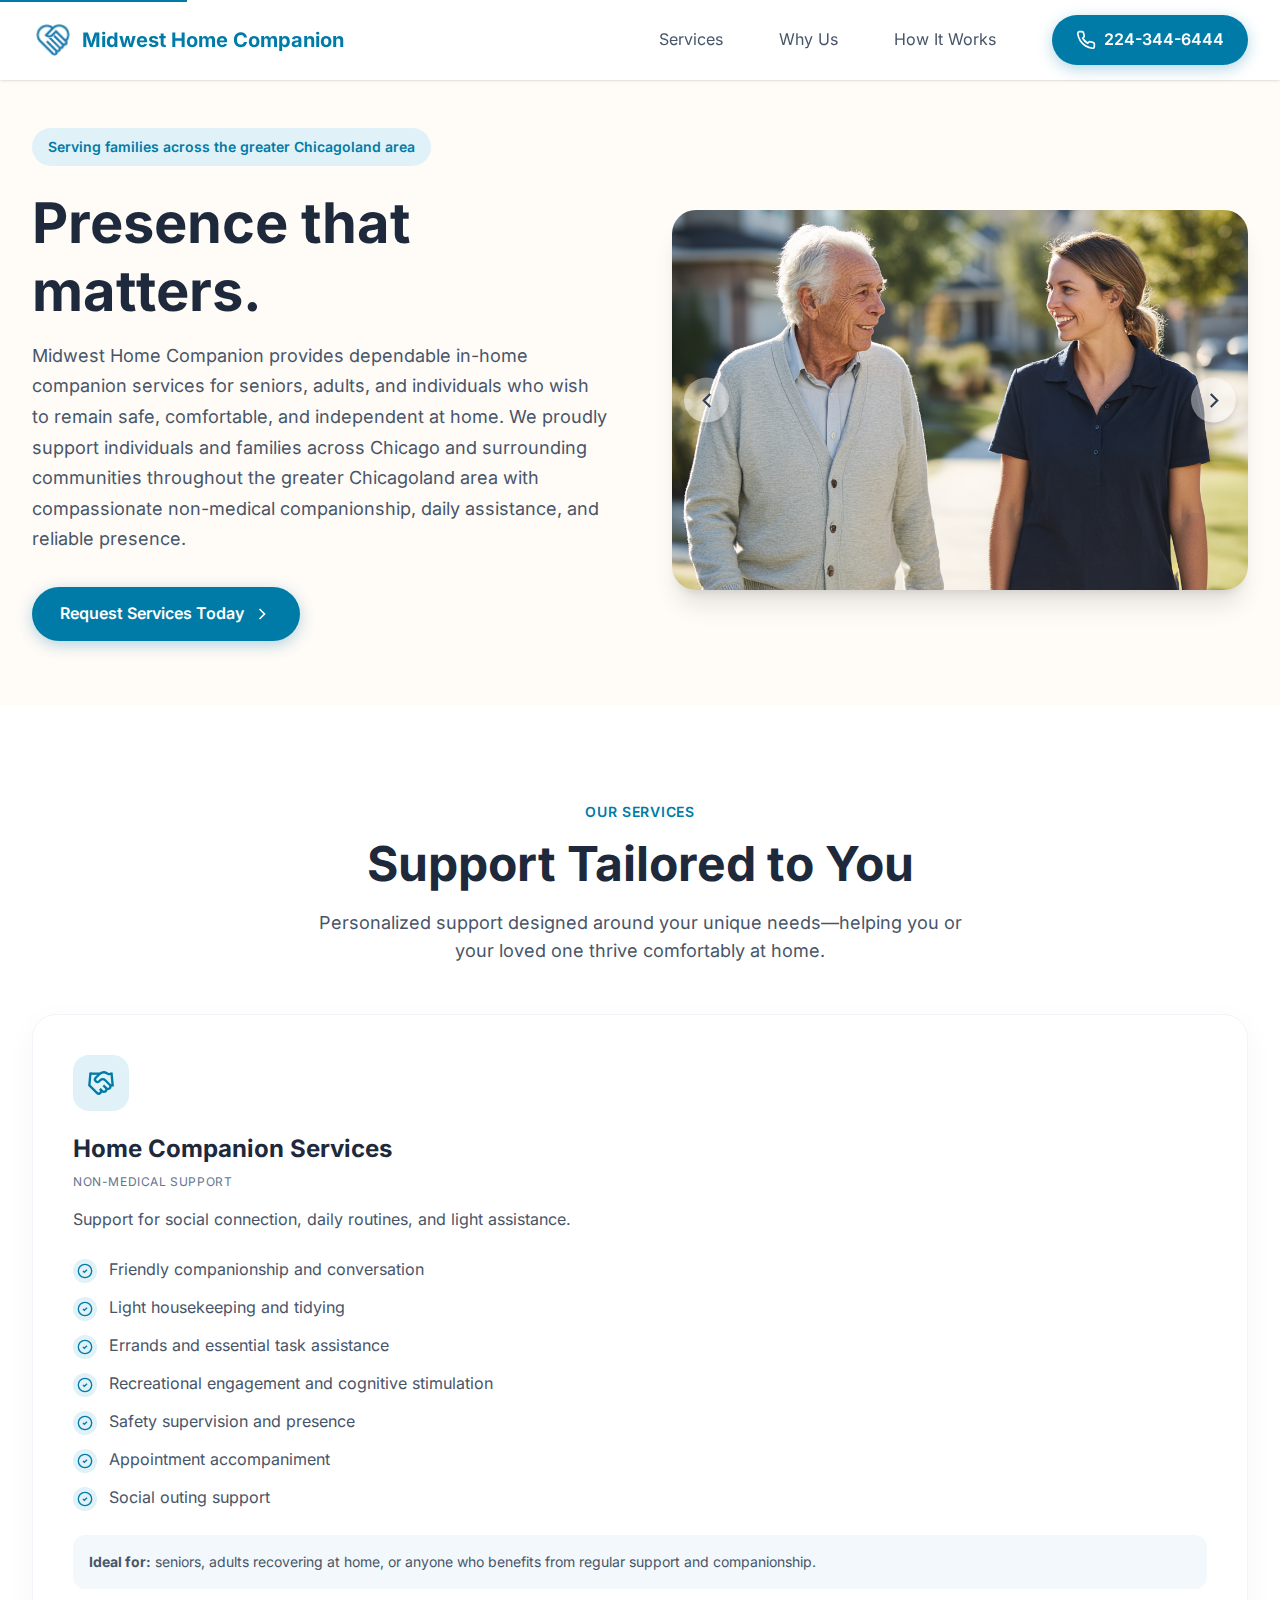
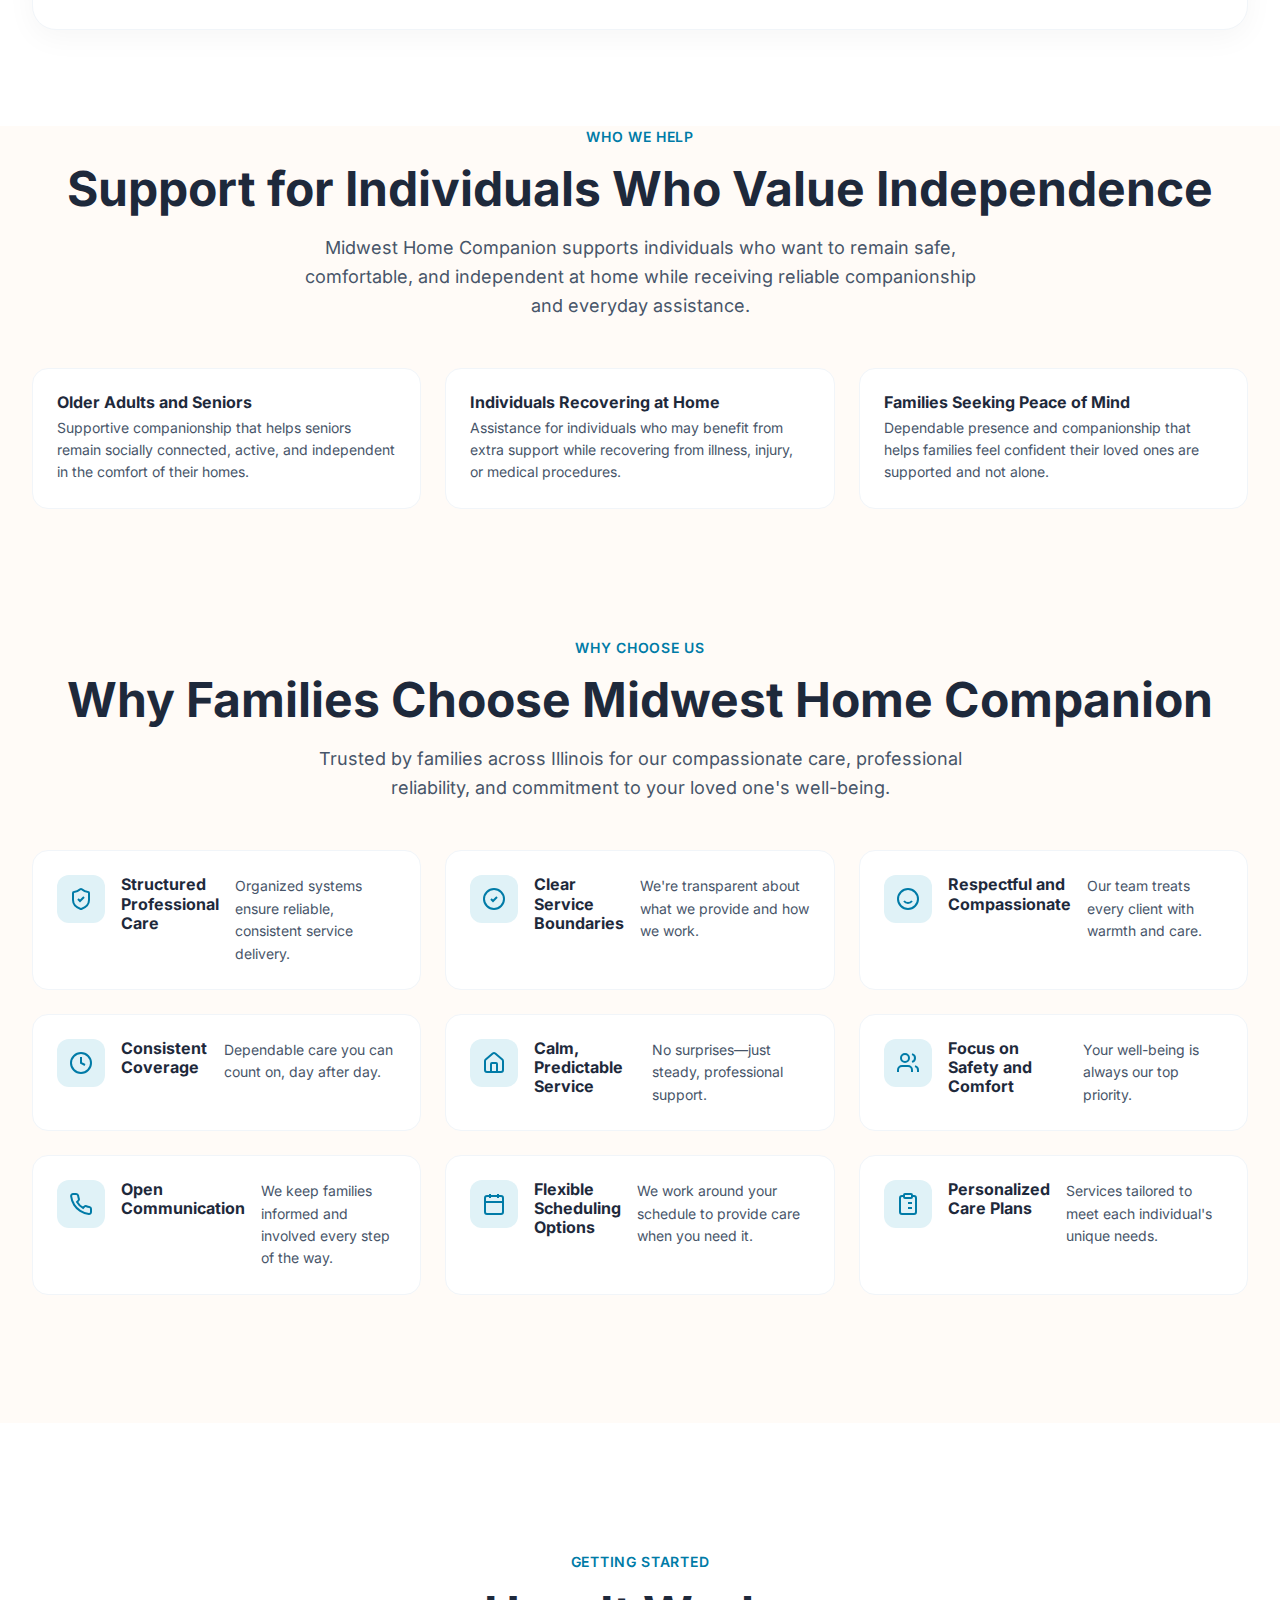
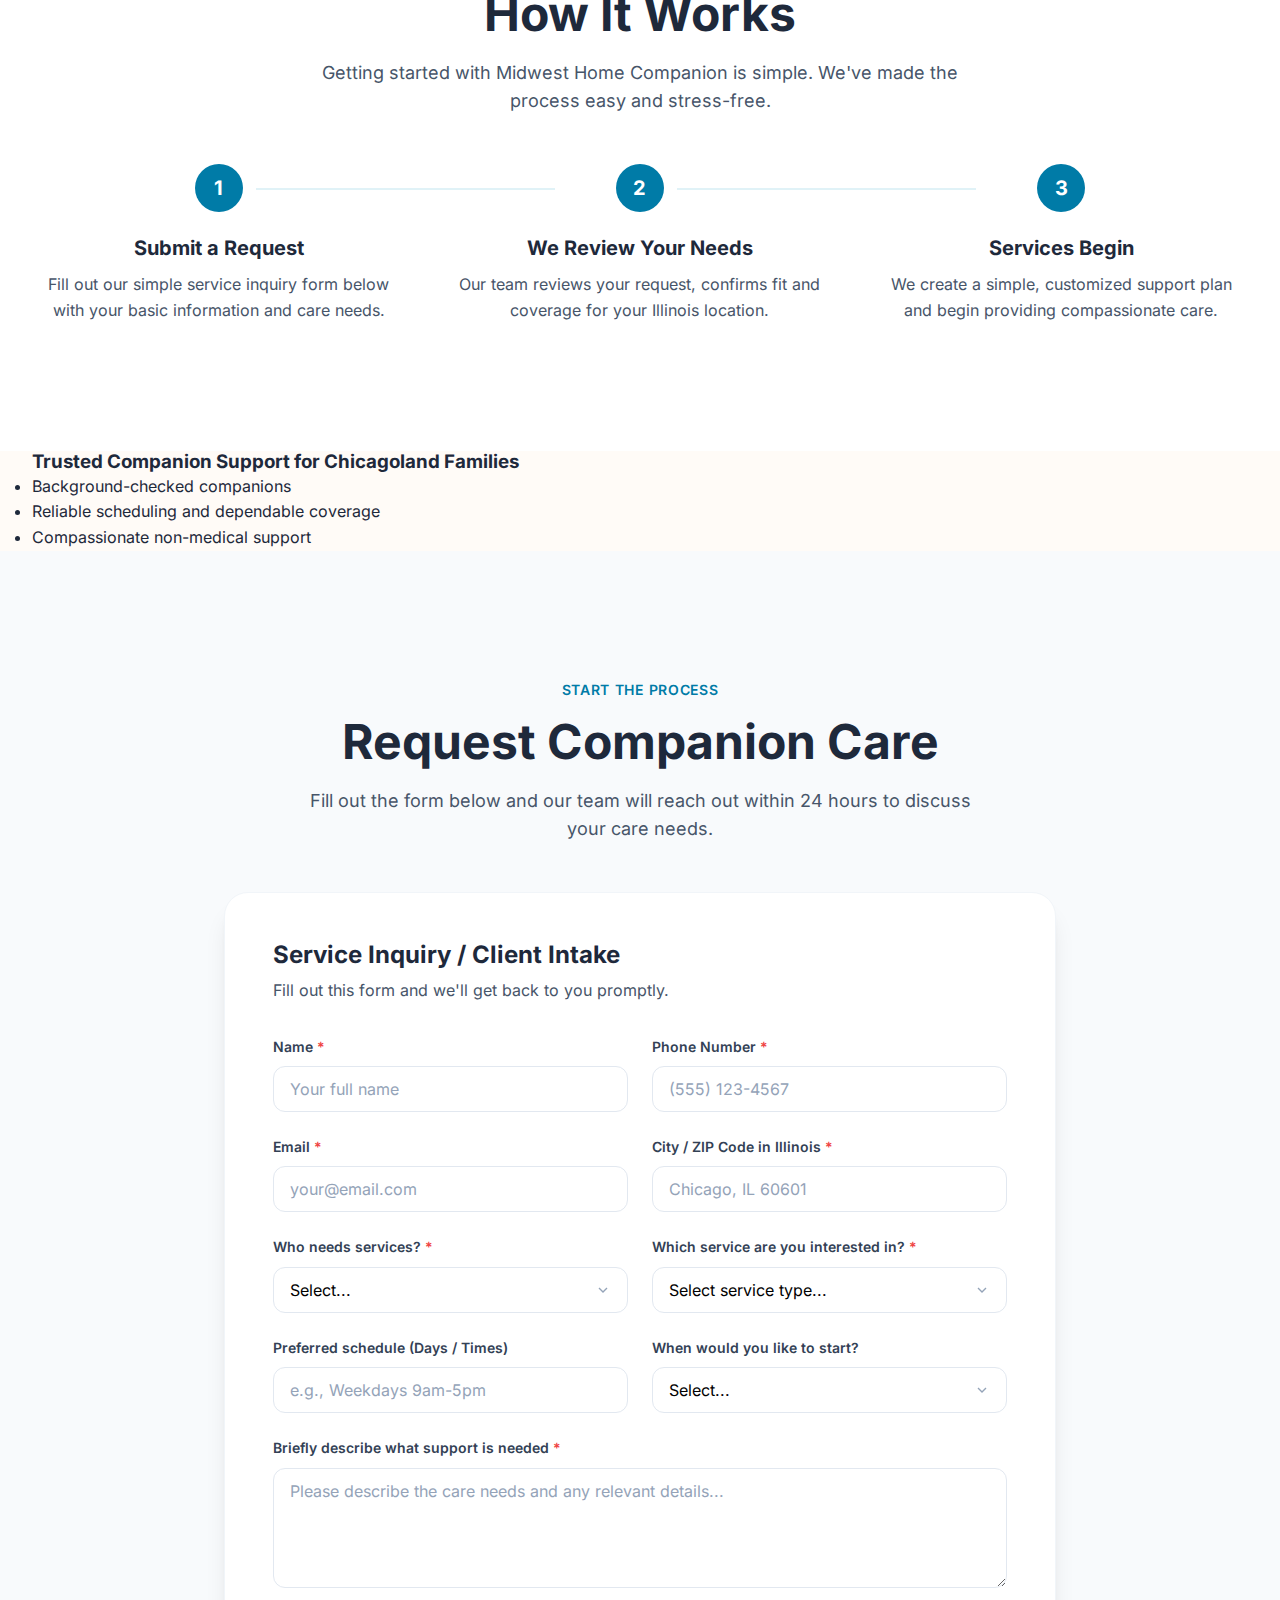
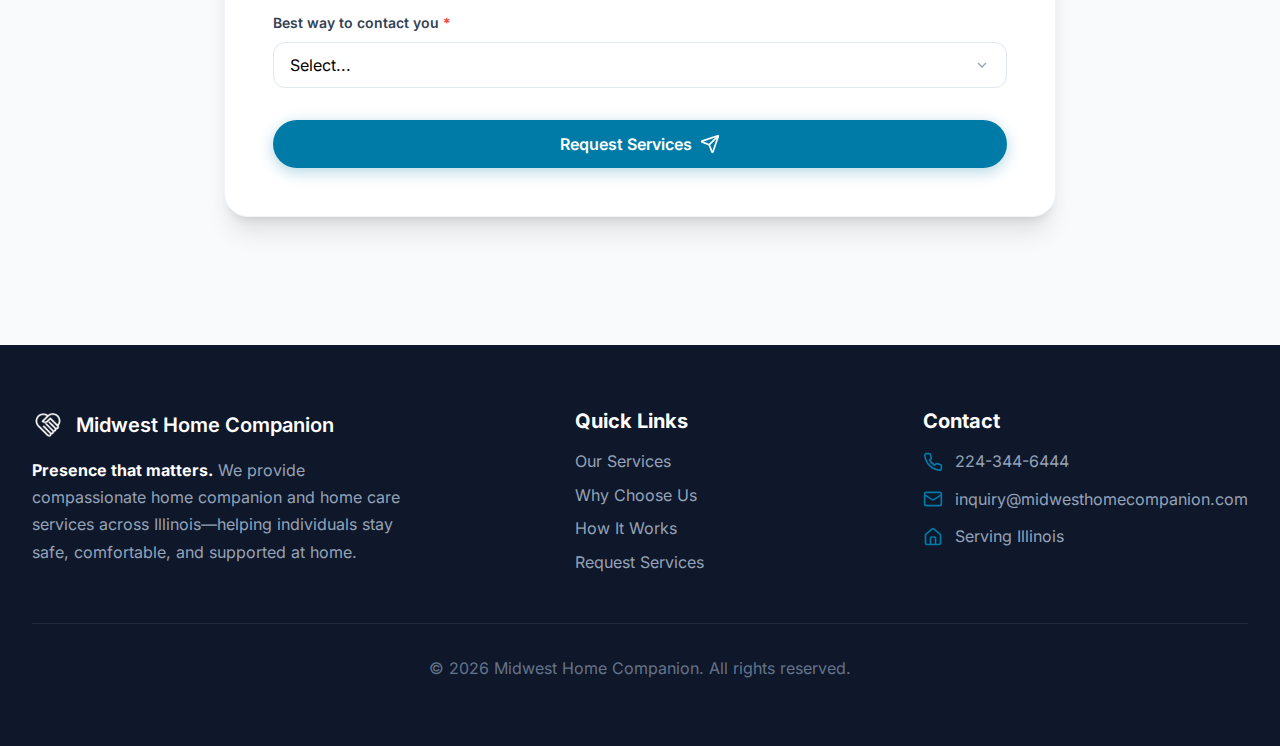
<file: index.html>
<!DOCTYPE html>
<html lang="en">
<head>
  <meta charset="UTF-8">
  <meta name="viewport" content="width=device-width, initial-scale=1.0">
<meta name="description" content="Midwest Home Companion provides dependable in-home companion services for seniors and adults across the greater Chicagoland area. Compassionate non-medical support that helps individuals remain safe, comfortable, and independent at home.">
  <meta name="keywords" content="home care, home companion, elderly care, senior care, Illinois, Chicago, caregiver, in-home support">
  <meta name="author" content="Midwest Home Companion">
  <meta name="robots" content="index, follow">
  
  <!-- Open Graph -->
  <meta property="og:title" content="Midwest Home Companion - Presence That Matters">
  <meta property="og:description" content="Compassionate home companion and home care services across Illinois. Helping individuals stay safe, comfortable, and supported at home.">
  <meta property="og:type" content="website">
  <meta property="og:url" content="https://midwesthomecompanion.com/">
  <meta property="og:locale" content="en_US">

  <meta name="geo.region" content="US-IL">
  <meta name="geo.placename" content="Chicago">
  
  <!-- Twitter Card -->
  <meta name="twitter:card" content="summary_large_image">
  <meta name="twitter:title" content="Midwest Home Companion - Presence That Matters">
  <meta name="twitter:description" content="Compassionate home companion and home care services across Illinois.">
  
  <!-- Theme -->
  <meta name="theme-color" content="#007BA7">
  <meta name="msapplication-TileColor" content="#007BA7">
  
  <!-- Favicon -->
  <link rel="icon" type="image/x-icon" href="./favicon.ico">
  <link rel="canonical" href="https://midwesthomecompanion.com/">
  
  <!-- Styles -->
  <link rel="stylesheet" href="./assets/css/styles.css">
  <title>Companion Care in Chicago | Midwest Home Companion</title>
<script type="application/ld+json">
{
 "@context": "https://schema.org",
 "@type": "HomeHealthCareService",
 "name": "Midwest Home Companion",
 "url": "https://midwesthomecompanion.com",
 "telephone": "+1-224-344-6444",
 "areaServed": {
   "@type": "Place",
   "name": "Chicago, Illinois"
 },
 "description": "Midwest Home Companion provides in-home companion services and non-medical support for seniors, adults and individuals throughout the greater Chicagoland area.",
 "serviceType": "Companion Care"
}
</script>
</head>
<body>
  <!-- Skip Link for Accessibility -->
  <a href="#main-content" class="skip-link">Skip to main content</a>

  <!-- Header -->
  <header class="header" role="banner">
    <div class="container header-content">
      <a href="./" class="logo" aria-label="Midwest Home Companion - Home">
        <img src="./assets/images/logo-teal.png" alt="" class="logo-icon" width="32" height="32">
        <span class="logo-text">Midwest Home Companion</span>
      </a>
      
      <nav class="nav" role="navigation" aria-label="Main navigation">
        <ul class="nav-list">
          <li><a href="#services" class="nav-link">Services</a></li>
          <li><a href="#why-us" class="nav-link">Why Us</a></li>
          <li><a href="#how-it-works" class="nav-link">How It Works</a></li>
        </ul>
        <a href="tel:2243446444" class="btn btn-primary nav-cta">
          <svg class="icon" width="20" height="20" viewBox="0 0 24 24" fill="none" stroke="currentColor" stroke-width="2" aria-hidden="true">
            <path d="M22 16.92v3a2 2 0 0 1-2.18 2 19.79 19.79 0 0 1-8.63-3.07 19.5 19.5 0 0 1-6-6 19.79 19.79 0 0 1-3.07-8.67A2 2 0 0 1 4.11 2h3a2 2 0 0 1 2 1.72 12.84 12.84 0 0 0 .7 2.81 2 2 0 0 1-.45 2.11L8.09 9.91a16 16 0 0 0 6 6l1.27-1.27a2 2 0 0 1 2.11-.45 12.84 12.84 0 0 0 2.81.7A2 2 0 0 1 22 16.92z"/>
          </svg>
          <span>224-344-6444</span>
        </a>
      </nav>
      
      <!-- Mobile Menu Button -->
      <a href="tel:2243446444" class="mobile-cta btn btn-primary">Call Now</a>
    </div>
  </header>

  <!-- Main Content -->
  <main id="main-content">
    
    <!-- Hero Section -->
    <section class="hero" aria-labelledby="hero-heading">
      <div class="container hero-content">
        <div class="hero-text">
          <span class="badge">Serving families across the greater Chicagoland area</span>
          <h1 id="hero-heading" class="hero-title">Presence that matters.</h1>
            <p class="hero-description">
            Midwest Home Companion provides dependable in-home companion services for seniors, adults, and individuals who wish to remain safe, comfortable, and independent at home. We proudly support individuals and families across Chicago and surrounding communities throughout the greater Chicagoland area with compassionate non-medical companionship, daily assistance, and reliable presence.
            </p>
          <a href="#inquiry-form" class="btn btn-primary btn-lg">
            Request Services Today
            <svg class="icon" width="20" height="20" viewBox="0 0 24 24" fill="none" stroke="currentColor" stroke-width="2" aria-hidden="true">
              <path d="m9 18 6-6-6-6"/>
            </svg>
          </a>
        </div>
        <div class="hero-image">
        <div class="photo-carousel" aria-label="Photo carousel">
        <div class="carousel" data-carousel>
          <div class="carousel-track" data-carousel-track tabindex="0">
            <div class="carousel-slide">
              <img src="./assets/images/carousel-1.png" alt="Companion walking with client"loading="lazy">
            </div>
            <div class="carousel-slide">
              <img src="./assets/images/carousel-2.png" alt="Companion helping client with technology" loading="lazy">
            </div>
            <div class="carousel-slide">
              <img src="./assets/images/carousel-3.png" alt="Companion reassuring client" loading="lazy">
            </div>
            <div class="carousel-slide">
              <img src="./assets/images/carousel-4.png" alt="Companion providing assistance" loading="lazy">
            </div>
            <div class="carousel-slide">
              <img src="./assets/images/carousel-5.png" alt="Companion engaging with client" loading="lazy">
            </div>
            </div>
          <button class="carousel-btn prev" aria-label="Previous" data-carousel-prev> 
            <svg viewBox="0 0 24 24" width="26" height="26" fill="none" stroke="currentColor" stroke-width="2">
              <path d="M15 18l-6-6 6-6"/>
            </svg>
          </button>

          <button class="carousel-btn next" aria-label="Next" data-carousel-next>
            <svg viewBox="0 0 24 24" width="26" height="26" fill="none" stroke="currentColor" stroke-width="2">
              <path d="M9 18l6-6-6-6"/>
            </svg>
          </button>
</div>
    <div class="carousel-dots" aria-label="Carousel navigation" data-carousel-dots></div>
  </div>
</section>

        </div>
      </div>
    </section>

    <!-- Services Section -->
    <section id="services" class="services" aria-labelledby="services-heading">
      <div class="container">
        <header class="section-header">
          <span class="section-label">Our Services</span>
          <h2 id="services-heading" class="section-title">Support Tailored to You</h2>
          <p class="section-description">
            Personalized support designed around your unique needs—helping you or your loved one thrive comfortably at home.
          </p>
        </header>

        <div>
          <!-- Home Companion Services -->
          <article class="service-card">
            <div class="service-icon service-icon-teal">
              <svg width="28" height="28" viewBox="0 0 24 24" fill="none" stroke="currentColor" stroke-width="2" aria-hidden="true">
                <path d="m11 17 2 2a1 1 0 1 0 3-3"/>
                <path d="m14 14 2.5 2.5a1 1 0 1 0 3-3l-3.88-3.88a3 3 0 0 0-4.24 0l-.88.88a1 1 0 1 1-3-3l2.81-2.81a5.79 5.79 0 0 1 7.06-.87l.47.28a2 2 0 0 0 1.42.25L21 4"/>
                <path d="m21 3 1 11h-2"/>
                <path d="M3 3 2 14l6.5 6.5a1 1 0 1 0 3-3"/>
                <path d="M3 4h8"/>
              </svg>
            </div>
            <h3 class="service-title">Home Companion Services</h3>
            <p class="service-subtitle">Non-Medical Support</p>
            <p class="service-description">Support for social connection, daily routines, and light assistance.</p>
            
            <ul class="service-features">
              <li>Friendly companionship and conversation</li>
              <li>Light housekeeping and tidying</li>
              <li>Errands and essential task assistance</li>
              <li>Recreational engagement and cognitive stimulation</li>
              <li>Safety supervision and presence</li>
              <li>Appointment accompaniment</li>
              <li>Social outing support</li>
            </ul>
            
            <div class="service-ideal">
              <strong>Ideal for:</strong> seniors, adults recovering at home, or anyone who benefits from regular support and companionship.
            </div>
          </article>
        </div>
      </div>
    </section>

    <section class="who-we-help" aria-labelledby="who-we-help-heading">
  <div class="container">
    
    <header class="section-header">
      <span class="section-label">Who We Help</span>
      <h2 id="who-we-help-heading" class="section-title">
        Support for Individuals Who Value Independence
      </h2>
      <p class="section-description">
        Midwest Home Companion supports individuals who want to remain safe,
        comfortable, and independent at home while receiving reliable
        companionship and everyday assistance.
      </p>
    </header>

    <div class="features-grid">
      
      <div class="feature-card">
        <div>
          <h4 class="feature-title">Older Adults and Seniors</h4>
          <p class="feature-description">
            Supportive companionship that helps seniors remain socially
            connected, active, and independent in the comfort of their homes.
          </p>
        </div>
      </div>

      <div class="feature-card">
        <div>
          <h4 class="feature-title">Individuals Recovering at Home</h4>
          <p class="feature-description">
            Assistance for individuals who may benefit from extra support
            while recovering from illness, injury, or medical procedures.
          </p>
        </div>
      </div>

      <div class="feature-card">
        <div>
          <h4 class="feature-title">Families Seeking Peace of Mind</h4>
          <p class="feature-description">
            Dependable presence and companionship that helps families feel
            confident their loved ones are supported and not alone.
          </p>
        </div>
      </div>

    </div>
  </div>
</section>

    <!-- Why Us Section -->
    <section id="why-us" class="why-us" aria-labelledby="why-us-heading">
      <div class="container">
        <header class="section-header">
          <span class="section-label">Why Choose Us</span>
          <h2 id="why-us-heading" class="section-title">Why Families Choose Midwest Home Companion</h2>
          <p class="section-description">
            Trusted by families across Illinois for our compassionate care, professional reliability, and commitment to your loved one's well-being.
          </p>
        </header>

        <div class="features-grid">
          <div class="feature-card">
            <div class="feature-icon">
              <svg width="24" height="24" viewBox="0 0 24 24" fill="none" stroke="currentColor" stroke-width="2" aria-hidden="true">
                <path d="M20 13c0 5-3.5 7.5-7.66 8.95a1 1 0 0 1-.67-.01C7.5 20.5 4 18 4 13V6a1 1 0 0 1 1-1c2 0 4.5-1.2 6.24-2.72a1.17 1.17 0 0 1 1.52 0C14.51 3.81 17 5 19 5a1 1 0 0 1 1 1z"/>
                <path d="m9 12 2 2 4-4"/>
              </svg>
            </div>
            <h4 class="feature-title">Structured Professional Care</h4>
            <p class="feature-description">Organized systems ensure reliable, consistent service delivery.</p>
          </div>

          <div class="feature-card">
            <div class="feature-icon">
              <svg width="24" height="24" viewBox="0 0 24 24" fill="none" stroke="currentColor" stroke-width="2" aria-hidden="true">
                <circle cx="12" cy="12" r="10"/>
                <path d="m9 12 2 2 4-4"/>
              </svg>
            </div>
            <h4 class="feature-title">Clear Service Boundaries</h4>
            <p class="feature-description">We're transparent about what we provide and how we work.</p>
          </div>

          <div class="feature-card">
            <div class="feature-icon">
              <svg width="24" height="24" viewBox="0 0 24 24" fill="none" stroke="currentColor" stroke-width="2" aria-hidden="true">
                <circle cx="12" cy="12" r="10"/>
                <path d="M8 14s1.5 2 4 2 4-2 4-2"/>
                <line x1="9" x2="9.01" y1="9" y2="9"/>
                <line x1="15" x2="15.01" y1="9" y2="9"/>
              </svg>
            </div>
            <h4 class="feature-title">Respectful and Compassionate</h4>
            <p class="feature-description">Our team treats every client with warmth and care.</p>
          </div>

          <div class="feature-card">
            <div class="feature-icon">
              <svg width="24" height="24" viewBox="0 0 24 24" fill="none" stroke="currentColor" stroke-width="2" aria-hidden="true">
                <circle cx="12" cy="12" r="10"/>
                <polyline points="12 6 12 12 16 14"/>
              </svg>
            </div>
            <h4 class="feature-title">Consistent Coverage</h4>
            <p class="feature-description">Dependable care you can count on, day after day.</p>
          </div>

          <div class="feature-card">
            <div class="feature-icon">
              <svg width="24" height="24" viewBox="0 0 24 24" fill="none" stroke="currentColor" stroke-width="2" aria-hidden="true">
                <path d="M15 21v-8a1 1 0 0 0-1-1h-4a1 1 0 0 0-1 1v8"/>
                <path d="M3 10a2 2 0 0 1 .709-1.528l7-5.999a2 2 0 0 1 2.582 0l7 5.999A2 2 0 0 1 21 10v9a2 2 0 0 1-2 2H5a2 2 0 0 1-2-2z"/>
              </svg>
            </div>
            <h4 class="feature-title">Calm, Predictable Service</h4>
            <p class="feature-description">No surprises—just steady, professional support.</p>
          </div>

          <div class="feature-card">
            <div class="feature-icon">
              <svg width="24" height="24" viewBox="0 0 24 24" fill="none" stroke="currentColor" stroke-width="2" aria-hidden="true">
                <path d="M16 21v-2a4 4 0 0 0-4-4H6a4 4 0 0 0-4 4v2"/>
                <circle cx="9" cy="7" r="4"/>
                <path d="M22 21v-2a4 4 0 0 0-3-3.87"/>
                <path d="M16 3.13a4 4 0 0 1 0 7.75"/>
              </svg>
            </div>
            <h4 class="feature-title">Focus on Safety and Comfort</h4>
            <p class="feature-description">Your well-being is always our top priority.</p>
          </div>

          <div class="feature-card">
            <div class="feature-icon">
              <svg width="24" height="24" viewBox="0 0 24 24" fill="none" stroke="currentColor" stroke-width="2" aria-hidden="true">
                <path d="M22 16.92v3a2 2 0 0 1-2.18 2 19.79 19.79 0 0 1-8.63-3.07 19.5 19.5 0 0 1-6-6 19.79 19.79 0 0 1-3.07-8.67A2 2 0 0 1 4.11 2h3a2 2 0 0 1 2 1.72 12.84 12.84 0 0 0 .7 2.81 2 2 0 0 1-.45 2.11L8.09 9.91a16 16 0 0 0 6 6l1.27-1.27a2 2 0 0 1 2.11-.45 12.84 12.84 0 0 0 2.81.7A2 2 0 0 1 22 16.92z"/>
              </svg>
            </div>
            <h4 class="feature-title">Open Communication</h4>
            <p class="feature-description">We keep families informed and involved every step of the way.</p>
          </div>

          <div class="feature-card">
            <div class="feature-icon">
              <svg width="24" height="24" viewBox="0 0 24 24" fill="none" stroke="currentColor" stroke-width="2" aria-hidden="true">
                <path d="M8 2v4"/>
                <path d="M16 2v4"/>
                <rect width="18" height="18" x="3" y="4" rx="2"/>
                <path d="M3 10h18"/>
              </svg>
            </div>
            <h4 class="feature-title">Flexible Scheduling Options</h4>
            <p class="feature-description">We work around your schedule to provide care when you need it.</p>
          </div>

          <div class="feature-card">
            <div class="feature-icon">
              <svg width="24" height="24" viewBox="0 0 24 24" fill="none" stroke="currentColor" stroke-width="2" aria-hidden="true">
                <rect width="8" height="4" x="8" y="2" rx="1" ry="1"/>
                <path d="M16 4h2a2 2 0 0 1 2 2v14a2 2 0 0 1-2 2H6a2 2 0 0 1-2-2V6a2 2 0 0 1 2-2h2"/>
                <path d="M12 11h4"/>
                <path d="M12 16h4"/>
                <path d="M8 11h.01"/>
                <path d="M8 16h.01"/>
              </svg>
            </div>
            <h4 class="feature-title">Personalized Care Plans</h4>
            <p class="feature-description">Services tailored to meet each individual's unique needs.</p>
          </div>
        </div>
      </div>
    </section>

    <!-- How It Works Section -->
    <section id="how-it-works" class="how-it-works" aria-labelledby="how-it-works-heading">
      <div class="container">
        <header class="section-header">
          <span class="section-label">Getting Started</span>
          <h2 id="how-it-works-heading" class="section-title">How It Works</h2>
          <p class="section-description">
            Getting started with Midwest Home Companion is simple. We've made the process easy and stress-free.
          </p>
        </header>

        <div class="steps-grid">
          <div class="step">
            <div class="step-number">1</div>
            <h3 class="step-title">Submit a Request</h3>
            <p class="step-description">Fill out our simple service inquiry form below with your basic information and care needs.</p>
          </div>

          <div class="step">
            <div class="step-number">2</div>
            <h3 class="step-title">We Review Your Needs</h3>
            <p class="step-description">Our team reviews your request, confirms fit and coverage for your Illinois location.</p>
          </div>

          <div class="step">
            <div class="step-number">3</div>
            <h3 class="step-title">Services Begin</h3>
            <p class="step-description">We create a simple, customized support plan and begin providing compassionate care.</p>
          </div>
        </div>
      </div>
    </section>

    <section class="trust-section">
      <div class="container">
        <div class="trust-box">
          <h3>Trusted Companion Support for Chicagoland Families</h3>
          <ul class="trust-list">
            <li>Background-checked companions</li>
            <li>Reliable scheduling and dependable coverage</li>
            <li>Compassionate non-medical support</li>
          </ul>
        </div>
      </div>
    </section>

    <!-- Contact Form Section -->
    <section id="inquiry-form" class="contact-section" aria-labelledby="contact-heading">
      <div class="container container-narrow">
        <header class="section-header">
          <span class="section-label">Start the Process</span>
          <h2 id="contact-heading" class="section-title">Request Companion Care</h2>
          <p class="section-description">
            Fill out the form below and our team will reach out within 24 hours to discuss your care needs.
          </p>
        </header>

        <form 
          action="https://formspree.io/f/maqdewnr" 
          method="POST" 
          class="contact-form"
          id="service-inquiry-form"
        >
          <h3 class="form-title">Service Inquiry / Client Intake</h3>
          <p class="form-subtitle">Fill out this form and we'll get back to you promptly.</p>

          <div class="form-grid">
            <div class="form-group">
              <label for="name" class="form-label">Name <span class="required">*</span></label>
              <input type="text" id="name" name="name" required class="form-input" placeholder="Your full name">
            </div>

            <div class="form-group">
              <label for="phone" class="form-label">Phone Number <span class="required">*</span></label>
              <input type="tel" id="phone" name="phone" required class="form-input" placeholder="(555) 123-4567">
            </div>

            <div class="form-group">
              <label for="email" class="form-label">Email <span class="required">*</span></label>
              <input type="email" id="email" name="email" required class="form-input" placeholder="your@email.com">
            </div>

            <div class="form-group">
              <label for="location" class="form-label">City / ZIP Code in Illinois <span class="required">*</span></label>
              <input type="text" id="location" name="location" required class="form-input" placeholder="Chicago, IL 60601">
            </div>

            <div class="form-group">
              <label for="whoNeeds" class="form-label">Who needs services? <span class="required">*</span></label>
              <select id="whoNeeds" name="whoNeeds" required class="form-select">
                <option value="">Select...</option>
                <option value="self">Self</option>
                <option value="parent">Parent</option>
                <option value="relative">Relative</option>
                <option value="other">Other</option>
              </select>
            </div>

            <div class="form-group">
              <label for="serviceType" class="form-label">Which service are you interested in? <span class="required">*</span></label>
              <select id="serviceType" name="serviceType" required class="form-select">
                <option value="">Select service type...</option>
                <option value="companion">Home Companion</option>
                <option value="care">Home Care</option>
                <option value="not-sure">Not sure</option>
              </select>
            </div>

            <div class="form-group">
              <label for="schedule" class="form-label">Preferred schedule (Days / Times)</label>
              <input type="text" id="schedule" name="schedule" class="form-input" placeholder="e.g., Weekdays 9am-5pm">
            </div>

            <div class="form-group">
              <label for="startDate" class="form-label">When would you like to start?</label>
              <select id="startDate" name="startDate" class="form-select">
                <option value="">Select...</option>
                <option value="asap">ASAP</option>
                <option value="this-week">This week</option>
                <option value="next-week">Next week</option>
                <option value="flexible">Flexible</option>
              </select>
            </div>
          </div>

          <div class="form-group form-group-full">
            <label for="description" class="form-label">Briefly describe what support is needed <span class="required">*</span></label>
            <textarea id="description" name="description" required class="form-textarea" placeholder="Please describe the care needs and any relevant details..." rows="4"></textarea>
          </div>

          <div class="form-group form-group-full">
            <label for="contactMethod" class="form-label">Best way to contact you <span class="required">*</span></label>
            <select id="contactMethod" name="contactMethod" required class="form-select">
              <option value="">Select...</option>
              <option value="call">Call</option>
              <option value="email">Email</option>
            </select>
          </div>

          <button type="submit" class="btn btn-primary btn-lg btn-full">
            Request Services
            <svg class="icon" width="20" height="20" viewBox="0 0 24 24" fill="none" stroke="currentColor" stroke-width="2" aria-hidden="true">
              <path d="M14.536 21.686a.5.5 0 0 0 .937-.024l6.5-19a.496.496 0 0 0-.635-.635l-19 6.5a.5.5 0 0 0-.024.937l7.93 3.18a2 2 0 0 1 1.112 1.11z"/>
              <path d="m21.854 2.147-10.94 10.939"/>
            </svg>
          </button>
        </form>
      </div>
    </section>

  </main>

  <!-- Footer -->
  <footer class="footer" role="contentinfo">
    <div class="container">
      <div class="footer-grid">
        <!-- Column 1 -->
        <div class="footer-col">
          <div class="footer-logo">
            <img src="./assets/images/logo-white.png" alt="" class="footer-logo-icon" width="32" height="32">
            <span class="footer-logo-text">Midwest Home Companion</span>
          </div>
          <p class="footer-description">
            <strong>Presence that matters.</strong> We provide compassionate home companion and home care services across Illinois—helping individuals stay safe, comfortable, and supported at home.
          </p>
        </div>

        <!-- Column 2 -->
        <div class="footer-col footer-col-center">
          <div class="footer-col-inner">
            <h4 class="footer-heading">Quick Links</h4>
            <nav class="footer-nav" aria-label="Footer navigation">
              <a href="#services">Our Services</a>
              <a href="#why-us">Why Choose Us</a>
              <a href="#how-it-works">How It Works</a>
              <a href="#inquiry-form">Request Services</a>
            </nav>
          </div>
        </div>

        <!-- Column 3 -->
        <div class="footer-col footer-col-end">
          <div class="footer-col-inner">
            <h4 class="footer-heading">Contact</h4>
            <address class="footer-contact">
              <a href="tel:2243446444" class="footer-contact-item">
                <svg class="icon" width="20" height="20" viewBox="0 0 24 24" fill="none" stroke="currentColor" stroke-width="2" aria-hidden="true">
                  <path d="M22 16.92v3a2 2 0 0 1-2.18 2 19.79 19.79 0 0 1-8.63-3.07 19.5 19.5 0 0 1-6-6 19.79 19.79 0 0 1-3.07-8.67A2 2 0 0 1 4.11 2h3a2 2 0 0 1 2 1.72 12.84 12.84 0 0 0 .7 2.81 2 2 0 0 1-.45 2.11L8.09 9.91a16 16 0 0 0 6 6l1.27-1.27a2 2 0 0 1 2.11-.45 12.84 12.84 0 0 0 2.81.7A2 2 0 0 1 22 16.92z"/>
                </svg>
                <span>224-344-6444</span>
              </a>
              <a href="mailto:inquiry@midwesthomecompanion.com" class="footer-contact-item">
                <svg class="icon" width="20" height="20" viewBox="0 0 24 24" fill="none" stroke="currentColor" stroke-width="2" aria-hidden="true">
                  <rect width="20" height="16" x="2" y="4" rx="2"/>
                  <path d="m22 7-8.97 5.7a1.94 1.94 0 0 1-2.06 0L2 7"/>
                </svg>
                <span>inquiry@midwesthomecompanion.com</span>
              </a>
              <span class="footer-contact-item">
                <svg class="icon" width="20" height="20" viewBox="0 0 24 24" fill="none" stroke="currentColor" stroke-width="2" aria-hidden="true">
                  <path d="M15 21v-8a1 1 0 0 0-1-1h-4a1 1 0 0 0-1 1v8"/>
                  <path d="M3 10a2 2 0 0 1 .709-1.528l7-5.999a2 2 0 0 1 2.582 0l7 5.999A2 2 0 0 1 21 10v9a2 2 0 0 1-2 2H5a2 2 0 0 1-2-2z"/>
                </svg>
                <span>Serving Illinois</span>
              </span>
            </address>
          </div>
        </div>
      </div>

      <div class="footer-bottom">
        <p>&copy; 2026 Midwest Home Companion. All rights reserved.</p>
      </div>
    </div>
  </footer>

  <!-- Floating Call Button (Mobile) -->
  <a href="tel:2243446444" class="floating-cta" aria-label="Call Midwest Home Companion">
    <svg class="icon" width="20" height="20" viewBox="0 0 24 24" fill="none" stroke="currentColor" stroke-width="2" aria-hidden="true">
      <path d="M22 16.92v3a2 2 0 0 1-2.18 2 19.79 19.79 0 0 1-8.63-3.07 19.5 19.5 0 0 1-6-6 19.79 19.79 0 0 1-3.07-8.67A2 2 0 0 1 4.11 2h3a2 2 0 0 1 2 1.72 12.84 12.84 0 0 0 .7 2.81 2 2 0 0 1-.45 2.11L8.09 9.91a16 16 0 0 0 6 6l1.27-1.27a2 2 0 0 1 2.11-.45 12.84 12.84 0 0 0 2.81.7A2 2 0 0 1 22 16.92z"/>
    </svg>
    <span>Call Now</span>
  </a>

  <!-- Optional: Progressive Enhancement JS -->
  <script src="./assets/js/enhancements.js" defer></script>
</body>
</html>
</file>
<file: assets/css/styles.css>
/* ==========================================
   Midwest Home Companion - Static CSS
   Pure CSS - No JavaScript Required
   ========================================== */

/* ==========================================
   Self-Hosted Fonts
   ========================================== */

@font-face {
  font-family: 'Inter';
  src: url('../fonts/inter-400.woff2') format('woff2');
  font-weight: 400;
  font-style: normal;
  font-display: swap;
}

@font-face {
  font-family: 'Inter';
  src: url('../fonts/inter-600.woff2') format('woff2');
  font-weight: 600;
  font-style: normal;
  font-display: swap;
}

@font-face {
  font-family: 'Inter';
  src: url('../fonts/inter-700.woff2') format('woff2');
  font-weight: 700;
  font-style: normal;
  font-display: swap;
}
   
/* CSS Variables */
:root {
  --color-primary: #007BA7;
  --color-primary-hover: #006285;
  --color-primary-light: #e0f2f7;
  --color-green: #16a34a;
  --color-green-light: #dcfce7;
  --color-background: #fffbf7;
  --color-white: #ffffff;
  --color-slate-50: #f8fafc;
  --color-slate-100: #f1f5f9;
  --color-slate-200: #e2e8f0;
  --color-slate-400: #94a3b8;
  --color-slate-500: #64748b;
  --color-slate-600: #475569;
  --color-slate-700: #334155;
  --color-slate-800: #1e293b;
  --color-slate-900: #0f172a;
  --color-red: #ef4444;
  
  --font-sans: 'Inter', -apple-system, BlinkMacSystemFont, 'Segoe UI', Roboto, sans-serif;
  --font-serif: 'Inter', Georgia, 'Times New Roman', serif;
  
  --shadow-sm: 0 1px 2px 0 rgb(0 0 0 / 0.05);
  --shadow: 0 1px 3px 0 rgb(0 0 0 / 0.1), 0 1px 2px -1px rgb(0 0 0 / 0.1);
  --shadow-md: 0 4px 6px -1px rgb(0 0 0 / 0.1), 0 2px 4px -2px rgb(0 0 0 / 0.1);
  --shadow-lg: 0 10px 15px -3px rgb(0 0 0 / 0.1), 0 4px 6px -4px rgb(0 0 0 / 0.1);
  --shadow-xl: 0 20px 25px -5px rgb(0 0 0 / 0.1), 0 8px 10px -6px rgb(0 0 0 / 0.1);
  
  --radius: 0.75rem;
  --radius-lg: 1.5rem;
  --radius-full: 9999px;
}

/* Reset & Base */
*, *::before, *::after {
  box-sizing: border-box;
  margin: 0;
  padding: 0;
}

html {
  scroll-behavior: smooth;
  -webkit-text-size-adjust: 100%;
}

body {
  font-family: var(--font-sans);
  font-size: 1rem;
  line-height: 1.6;
  color: var(--color-slate-800);
  background-color: var(--color-background);
  -webkit-font-smoothing: antialiased;
  -moz-osx-font-smoothing: grayscale;
}

h1, h2, h3, h4, h5, h6 {
  font-family: var(--font-serif);
  font-weight: 700;
  line-height: 1.2;
  color: var(--color-slate-800);
}

img {
  max-width: 100%;
  height: auto;
  display: block;
}

a {
  color: inherit;
  text-decoration: none;
}

/* Skip Link */
.skip-link {
  position: absolute;
  top: -40px;
  left: 0;
  background: var(--color-primary);
  color: white;
  padding: 8px 16px;
  z-index: 100;
  transition: top 0.3s;
}

.skip-link:focus {
  top: 0;
}

/* Container */
.container {
  width: 100%;
  max-width: 80rem;
  margin: 0 auto;
  padding: 0 1rem;
}

.container-narrow {
  max-width: 56rem;
}

@media (min-width: 640px) {
  .container {
    padding: 0 1.5rem;
  }
}

@media (min-width: 1024px) {
  .container {
    padding: 0 2rem;
  }
}

/* Buttons */
.btn {
  display: inline-flex;
  align-items: center;
  justify-content: center;
  gap: 0.5rem;
  font-family: var(--font-sans);
  font-weight: 600;
  font-size: 1rem;
  padding: 0.75rem 1.5rem;
  border-radius: var(--radius-full);
  border: none;
  cursor: pointer;
  transition: all 0.2s ease;
  text-decoration: none;
}

.btn-primary {
  background-color: var(--color-primary);
  color: white;
  box-shadow: 0 4px 15px rgba(0, 123, 167, 0.3);
}

.btn-primary:hover {
  background-color: var(--color-primary-hover);
  transform: translateY(-1px);
}

.btn-lg {
  padding: 0.875rem 1.75rem;
}

.btn-full {
  width: 100%;
}

.icon {
  flex-shrink: 0;
}

/* Badge */
.badge {
  display: inline-block;
  padding: 0.5rem 1rem;
  background-color: var(--color-primary-light);
  color: var(--color-primary);
  font-size: 0.875rem;
  font-weight: 600;
  border-radius: var(--radius-full);
}

/* ==========================================
   Header
   ========================================== */
.header {
  position: fixed;
  top: 0;
  left: 0;
  right: 0;
  z-index: 50;
  background-color: var(--color-white);
  box-shadow: var(--shadow);
}

.header-content {
  display: flex;
  align-items: center;
  justify-content: space-between;
  height: 5rem;
}

.logo {
  display: flex;
  align-items: center;
  gap: 0.5rem;
}

.logo-icon {
  width: 42px;
  height: 42px;
  object-fit: contain;
}

.logo-text {
  font-family: var(--font-serif);
  font-weight: 700;
  font-size: 1.25rem;
  color: var(--color-primary);
}

.nav {
  display: none;
  align-items: center;
  gap: 2.5rem;
}

.nav-list {
  display: flex;
  align-items: center;
  gap: 2.5rem;
  list-style: none;
}

.nav-link {
  font-weight: 500;
  color: var(--color-slate-600);
  transition: color 0.2s;
  padding: 0.5rem;
}

.nav-link:hover {
  color: var(--color-primary);
}

.nav-cta {
  margin-left: 0.5rem;
}

.mobile-cta {
  font-size: 0.875rem;
  padding: 0.5rem 1rem;
}

@media (min-width: 768px) {
  .nav {
    display: flex;
  }
  
  .mobile-cta {
    display: none;
  }
  
  .logo-text {
    display: block;
  }
}

@media (max-width: 767px) {
  .logo-text {
    display: none;
  }
}

/* ==========================================
   Hero Section
   ========================================== */
.hero {
  padding: 7rem 0 3rem;
  background-color: var(--color-background);
}

.hero-content {
  display: grid;
  grid-template-columns: 1fr;
  gap: 3rem;
  align-items: center;
}

.hero-text {
  order: 2;
}

.hero-title {
  font-size: 2.5rem;
  margin: 1.5rem 0 1rem;
}

.hero-description {
  font-size: 1.125rem;
  color: var(--color-slate-600);
  line-height: 1.7;
  margin-bottom: 2rem;
  max-width: 36rem;
}

.hero-image {
  order: 1;
}

.hero-img {
  width: 100%;
  height: auto;
  border-radius: var(--radius-lg);
  box-shadow: var(--shadow-xl);
  aspect-ratio: 4/3;
  object-fit: cover;
}

@media (min-width: 1024px) {
  .hero {
    padding: 8rem 0 4rem;
  }
  
  .hero-content {
    grid-template-columns: 1fr 1fr;
    gap: 4rem;
  }
  
  .hero-text {
    order: 1;
  }
  
  .hero-image {
    order: 2;
  }
  
  .hero-title {
    font-size: 3.5rem;
  }
}

/* ==========================================
   Section Styles
   ========================================== */
.section-header {
  text-align: center;
  margin-bottom: 3rem;
}

.section-label {
  display: block;
  font-size: 0.875rem;
  font-weight: 600;
  text-transform: uppercase;
  letter-spacing: 0.05em;
  color: var(--color-primary);
  margin-bottom: 0.75rem;
}

.section-title {
  font-size: 2rem;
  margin-bottom: 1rem;
}

.section-description {
  font-size: 1.125rem;
  color: var(--color-slate-600);
  max-width: 42rem;
  margin: 0 auto;
}

@media (min-width: 768px) {
  .section-title {
    font-size: 2.5rem;
  }
}

@media (min-width: 1024px) {
  .section-title {
    font-size: 3rem;
  }
}

/* ==========================================
   Services Section
   ========================================== */
.services {
  padding: 4rem 0;
  background-color: var(--color-white);
}

.services-grid {
  display: grid;
  grid-template-columns: 1fr;
  gap: 2rem;
}

.service-card {
  background: var(--color-white);
  padding: 2rem;
  border-radius: var(--radius-lg);
  border: 1px solid var(--color-slate-100);
  box-shadow: 0 8px 30px rgb(0 0 0 / 0.04);
  transition: all 0.3s ease;
}

.service-card:hover {
  box-shadow: 0 8px 30px rgb(0 0 0 / 0.08);
}

.service-icon {
  width: 3.5rem;
  height: 3.5rem;
  border-radius: 1rem;
  display: flex;
  align-items: center;
  justify-content: center;
  margin-bottom: 1.5rem;
}

.service-icon-teal {
  background-color: var(--color-primary-light);
  color: var(--color-primary);
}

.service-icon-green {
  background-color: var(--color-green-light);
  color: var(--color-green);
}

.service-title {
  font-size: 1.5rem;
  margin-bottom: 0.5rem;
}

.service-subtitle {
  font-size: 0.75rem;
  font-weight: 500;
  text-transform: uppercase;
  letter-spacing: 0.05em;
  color: var(--color-slate-500);
  margin-bottom: 1rem;
}

.service-description {
  color: var(--color-slate-600);
  margin-bottom: 1.5rem;
}

.service-features {
  list-style: none;
  margin-bottom: 1.5rem;
}

.service-features li {
  display: flex;
  align-items: flex-start;
  gap: 0.75rem;
  margin-bottom: 0.75rem;
  color: var(--color-slate-600);
}

.service-features li::before {
  content: '';
  width: 1.5rem;
  height: 1.5rem;
  flex-shrink: 0;
  background-color: var(--color-primary-light);
  border-radius: 50%;
  background-image: url("data:image/svg+xml,%3Csvg xmlns='http://www.w3.org/2000/svg' width='16' height='16' viewBox='0 0 24 24' fill='none' stroke='%23007BA7' stroke-width='2'%3E%3Ccircle cx='12' cy='12' r='10'/%3E%3Cpath d='m9 12 2 2 4-4'/%3E%3C/svg%3E");
  background-repeat: no-repeat;
  background-position: center;
  background-size: 16px;
  margin-top: 2px;
}

.service-features-green li::before {
  background-color: var(--color-green-light);
  background-image: url("data:image/svg+xml,%3Csvg xmlns='http://www.w3.org/2000/svg' width='16' height='16' viewBox='0 0 24 24' fill='none' stroke='%2316a34a' stroke-width='2'%3E%3Ccircle cx='12' cy='12' r='10'/%3E%3Cpath d='m9 12 2 2 4-4'/%3E%3C/svg%3E");
}

.service-ideal {
  background-color: rgba(0, 123, 167, 0.05);
  padding: 1rem;
  border-radius: var(--radius);
  font-size: 0.875rem;
  color: var(--color-slate-600);
}

.service-ideal-green {
  background-color: rgba(22, 163, 74, 0.05);
}

@media (min-width: 768px) {
  .services {
    padding: 6rem 0;
  }
  
  .services-grid {
    grid-template-columns: repeat(2, 1fr);
    gap: 3rem;
  }
  
  .service-card {
    padding: 2.5rem;
  }
}

/* ==========================================
   Why Us Section
   ========================================== */
.why-us {
  padding: 5rem 0;
  background-color: var(--color-background);
}

.features-grid {
  display: grid;
  grid-template-columns: 1fr;
  gap: 1.5rem;
}

.feature-card {
  display: flex;
  align-items: flex-start;
  gap: 1rem;
  padding: 1.5rem;
  background: var(--color-white);
  border-radius: 1rem;
  border: 1px solid var(--color-slate-100);
  transition: box-shadow 0.3s ease;
}

.feature-card:hover {
  box-shadow: var(--shadow-lg);
}

.feature-icon {
  width: 3rem;
  height: 3rem;
  flex-shrink: 0;
  background-color: var(--color-primary-light);
  color: var(--color-primary);
  border-radius: var(--radius);
  display: flex;
  align-items: center;
  justify-content: center;
}

.feature-title {
  font-size: 1rem;
  margin-bottom: 0.25rem;
}

.feature-description {
  font-size: 0.875rem;
  color: var(--color-slate-600);
}

@media (min-width: 640px) {
  .features-grid {
    grid-template-columns: repeat(2, 1fr);
  }
}

@media (min-width: 1024px) {
  .why-us {
    padding: 8rem 0;
  }
  
  .features-grid {
    grid-template-columns: repeat(3, 1fr);
  }
}

/* ==========================================
   How It Works Section
   ========================================== */
.how-it-works {
  padding: 5rem 0;
  background-color: var(--color-white);
}

.steps-grid {
  display: grid;
  grid-template-columns: 1fr;
  gap: 2rem;
}

.step {
  text-align: center;
  position: relative;
}

.step-number {
  width: 3rem;
  height: 3rem;
  background-color: var(--color-primary);
  color: white;
  border-radius: 50%;
  display: flex;
  align-items: center;
  justify-content: center;
  font-weight: 700;
  font-size: 1.25rem;
  margin: 0 auto 1.5rem;
}

.step-title {
  font-size: 1.25rem;
  margin-bottom: 0.75rem;
}

.step-description {
  color: var(--color-slate-600);
}

@media (min-width: 768px) {
  .steps-grid {
    grid-template-columns: repeat(3, 1fr);
    gap: 3rem;
  }
  
  .step::after {
    content: '';
    position: absolute;
    top: 1.5rem;
    left: 60%;
    width: 80%;
    height: 2px;
    background-color: var(--color-primary-light);
  }
  
  .step:last-child::after {
    display: none;
  }
}

@media (min-width: 1024px) {
  .how-it-works {
    padding: 8rem 0;
  }
}

/* ==========================================
   Contact Form Section
   ========================================== */
.contact-section {
  padding: 5rem 0;
  background-color: var(--color-slate-50);
}

.contact-form {
  background: var(--color-white);
  padding: 2rem;
  border-radius: var(--radius-lg);
  box-shadow: var(--shadow-xl);
  border: 1px solid var(--color-slate-100);
}

.form-title {
  font-size: 1.5rem;
  margin-bottom: 0.5rem;
}

.form-subtitle {
  color: var(--color-slate-600);
  margin-bottom: 2rem;
}

.form-grid {
  display: grid;
  grid-template-columns: 1fr;
  gap: 1.5rem;
}

.form-group {
  display: flex;
  flex-direction: column;
}

.form-group-full {
  margin-top: 1.5rem;
}

.form-label {
  font-size: 0.875rem;
  font-weight: 600;
  color: var(--color-slate-700);
  margin-bottom: 0.5rem;
}

.required {
  color: var(--color-red);
}

.form-input,
.form-select,
.form-textarea {
  width: 100%;
  padding: 0.75rem 1rem;
  font-family: var(--font-sans);
  font-size: 1rem;
  border: 1px solid var(--color-slate-200);
  border-radius: var(--radius);
  background-color: var(--color-white);
  transition: all 0.2s ease;
}

.form-input:focus,
.form-select:focus,
.form-textarea:focus {
  outline: none;
  border-color: var(--color-primary);
  box-shadow: 0 0 0 3px rgba(0, 123, 167, 0.1);
}

.form-input::placeholder,
.form-textarea::placeholder {
  color: var(--color-slate-400);
}

.form-select {
  appearance: none;
  background-image: url("data:image/svg+xml,%3Csvg xmlns='http://www.w3.org/2000/svg' width='16' height='16' viewBox='0 0 24 24' fill='none' stroke='%2394a3b8' stroke-width='2'%3E%3Cpath d='m6 9 6 6 6-6'/%3E%3C/svg%3E");
  background-repeat: no-repeat;
  background-position: right 1rem center;
  padding-right: 2.5rem;
}

.form-textarea {
  resize: vertical;
  min-height: 120px;
}

.contact-form .btn {
  margin-top: 2rem;
}

@media (min-width: 768px) {
  .contact-form {
    padding: 3rem;
  }
  
  .form-grid {
    grid-template-columns: repeat(2, 1fr);
  }
}

@media (min-width: 1024px) {
  .contact-section {
    padding: 8rem 0;
  }
}

/* ==========================================
   Footer
   ========================================== */
.footer {
  background-color: var(--color-slate-900);
  color: white;
  padding: 4rem 0;
}

.footer-grid {
  display: grid;
  grid-template-columns: 1fr;
  gap: 3rem;
}

.footer-col {
  text-align: left;
}

.footer-col-center {
  display: flex;
  justify-content: flex-start;
}

.footer-col-end {
  display: flex;
  justify-content: flex-start;
}

.footer-logo {
  display: flex;
  align-items: center;
  gap: 0.75rem;
  margin-bottom: 1rem;
}

.footer-logo-icon {
  width: 32px;
  height: 32px;
  object-fit: contain;
}

.footer-logo-text {
  font-family: var(--font-serif);
  font-weight: 600;
  font-size: 1.25rem;
}

.footer-description {
  color: var(--color-slate-400);
  line-height: 1.7;
}

.footer-description strong {
  color: white;
}

.footer-heading {
  color: white;
  font-size: 1.25rem;
  margin-bottom: 1rem;
}

.footer-nav {
  display: flex;
  flex-direction: column;
  gap: 0.5rem;
}

.footer-nav a {
  color: var(--color-slate-400);
  transition: color 0.2s;
}

.footer-nav a:hover {
  color: white;
}

.footer-contact {
  font-style: normal;
  display: flex;
  flex-direction: column;
  gap: 0.75rem;
}

.footer-contact-item {
  display: flex;
  align-items: center;
  gap: 0.75rem;
  color: var(--color-slate-400);
  transition: color 0.2s;
}

.footer-contact-item:hover {
  color: white;
}

.footer-contact-item .icon {
  color: var(--color-primary);
}

.footer-bottom {
  margin-top: 3rem;
  padding-top: 2rem;
  border-top: 1px solid var(--color-slate-800);
  text-align: center;
  color: var(--color-slate-500);
}

@media (min-width: 768px) {
  .footer-grid {
    grid-template-columns: repeat(3, 1fr);
  }
  
  .footer-col-center {
    justify-content: center;
  }
  
  .footer-col-end {
    justify-content: flex-end;
  }
}

/* ==========================================
   Floating CTA
   ========================================== */
.floating-cta {
  position: fixed;
  bottom: 1.5rem;
  right: 1.5rem;
  display: flex;
  align-items: center;
  gap: 0.5rem;
  background-color: var(--color-primary);
  color: white;
  padding: 0.75rem 1.25rem;
  border-radius: var(--radius-full);
  font-weight: 600;
  box-shadow: 0 4px 15px rgba(0, 123, 167, 0.4);
  z-index: 40;
  transition: all 0.2s ease;
}

.floating-cta:hover {
  background-color: var(--color-primary-hover);
  transform: translateY(-2px);
}

@media (min-width: 768px) {
  .floating-cta {
    display: none;
  }
}

/* ==========================================
   Utilities
   ========================================== */
.sr-only {
  position: absolute;
  width: 1px;
  height: 1px;
  padding: 0;
  margin: -1px;
  overflow: hidden;
  clip: rect(0, 0, 0, 0);
  white-space: nowrap;
  border: 0;
}

/* Print Styles */
@media print {
  .header,
  .floating-cta,
  .btn {
    display: none;
  }
  
  body {
    font-size: 12pt;
    background: white;
  }
  
  .hero,
  .services,
  .why-us,
  .how-it-works,
  .contact-section {
    padding: 1rem 0;
  }
}

/* ==========================================
   Carousel (Scroll Snap + Controls)
   ========================================== */

.photo-carousel { margin-top: 2rem; }

.carousel {
  position: relative;
  border-radius: var(--radius-lg);
  overflow: hidden;
  box-shadow: var(--shadow-xl);
  background: var(--color-slate-100);
}

.carousel-track {
  display: grid;
  grid-auto-flow: column;
  grid-auto-columns: 100%;
  overflow-x: auto;
  scroll-snap-type: x mandatory;
  scroll-behavior: smooth;
  -webkit-overflow-scrolling: touch;
}

.carousel-slide {
  scroll-snap-align: start;
}

.carousel-slide img {
  width: 100%;
  height: 380px;
  object-fit: cover;
  display: block;
}

.carousel-track::-webkit-scrollbar { display: none; }
.carousel-track { scrollbar-width: none; }

.carousel-btn {
  position: absolute;
  top: 50%;
  transform: translateY(-50%);
  width: 45px;
  height: 45px;
  border: 0;
  border-radius: 9999px;
  background: rgba(255,255,255,0.40);
  color: var(--color-slate-700);
  font-size: 32px;
  line-height: 1;
  display: grid;
  place-items: center;
  cursor: pointer;
  box-shadow: var(--shadow-md);
  transition: transform 0.15s ease, background 0.15s ease;
}

.carousel-btn:hover { background: rgba(255,255,255,0.95); }
.carousel-btn:active { transform: translateY(-50%) scale(0.98); }

.carousel-btn.prev { left: 12px; }
.carousel-btn.next { right: 12px; }

.carousel-dots {
  position: absolute;
  left: 0; right: 0;
  bottom: 10px;
  display: flex;
  justify-content: center;
  gap: 8px;
  padding: 6px 10px;
}

.carousel-dot {
  width: 9px;
  height: 9px;
  border-radius: 9999px;
  border: 0;
  background: rgba(255,255,255,0.65);
  cursor: pointer;
}

.carousel-dot.active {
  background: rgba(255,255,255,0.95);
}

@media (max-width: 768px) {
  .carousel-slide img { height: 300px; }
  .carousel-btn { width: 40px; height: 40px; }
}
</file>
